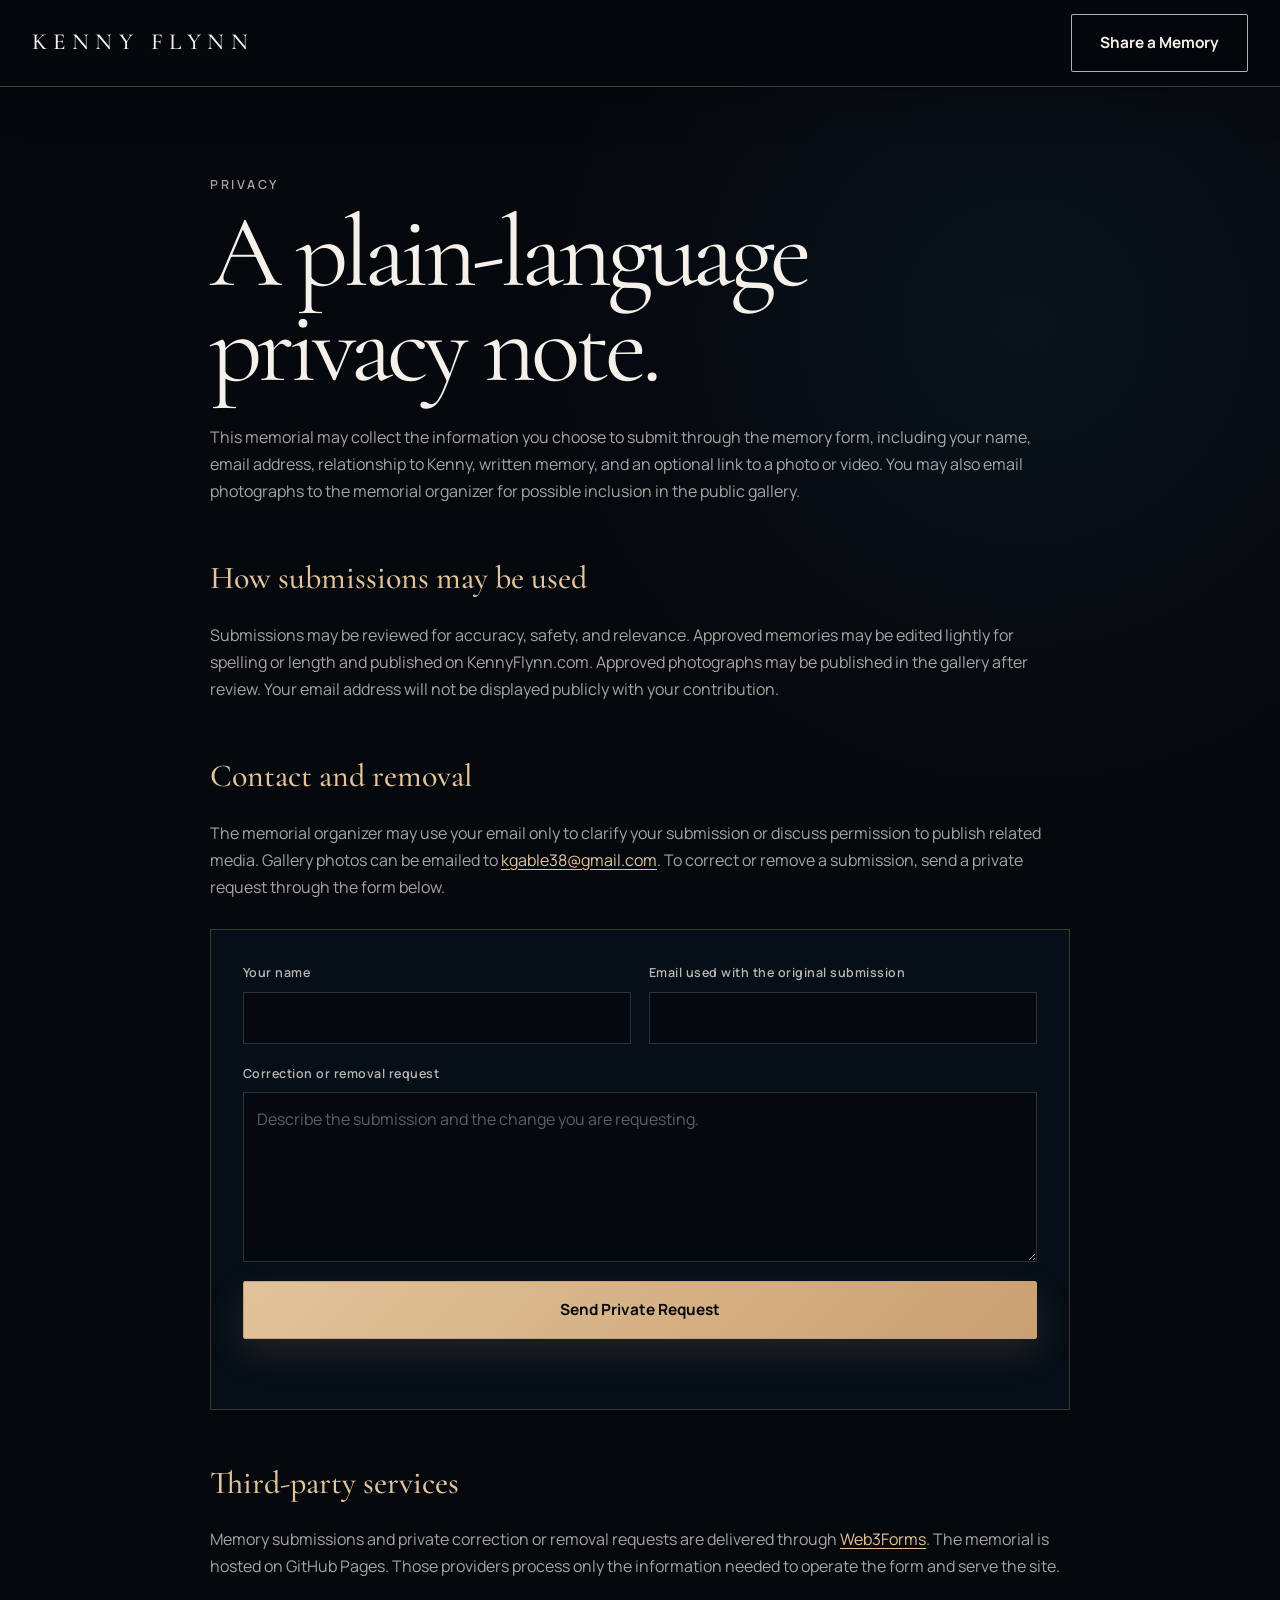
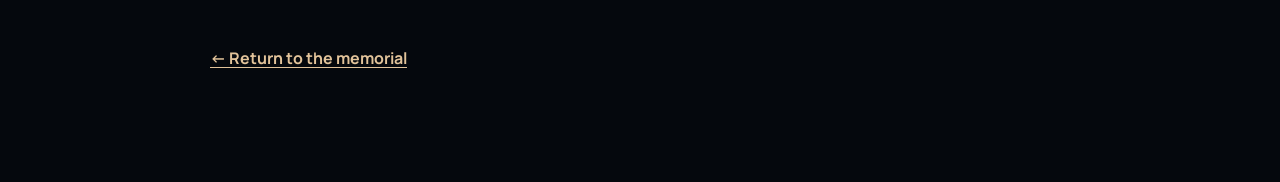
<file: privacy.html>
<!doctype html>
<html lang="en">
<head>
  <meta charset="utf-8">
  <meta name="viewport" content="width=device-width, initial-scale=1">
  <title>Privacy Note | Kenny Flynn Memorial</title>
  <meta name="description" content="Plain-language privacy information for memory submissions to the Kenny Flynn memorial.">
  <meta name="theme-color" content="#071522">
  <link rel="icon" href="assets/favicon.svg" type="image/svg+xml">
  <link rel="preconnect" href="https://fonts.googleapis.com">
  <link rel="preconnect" href="https://fonts.gstatic.com" crossorigin>
  <link href="https://fonts.googleapis.com/css2?family=Cormorant+Garamond:wght@400;500;600&family=Manrope:wght@400;500;600;700&display=swap" rel="stylesheet">
  <link rel="stylesheet" href="styles.css">
</head>
<body>
  <header class="site-header is-scrolled">
    <div class="header-inner">
      <a class="wordmark" href="index.html" aria-label="Return to Kenny Flynn memorial home"><span>Kenny Flynn</span></a>
      <a class="button button-secondary" href="index.html#memories">Share a Memory</a>
    </div>
  </header>

  <main class="legal-page">
    <article class="legal-shell">
      <p class="section-number">Privacy</p>
      <h1>A plain-language privacy note.</h1>
      <p>This memorial may collect the information you choose to submit through the memory form, including your name, email address, relationship to Kenny, written memory, and an optional link to a photo or video. You may also email photographs to the memorial organizer for possible inclusion in the public gallery.</p>

      <h2>How submissions may be used</h2>
      <p>Submissions may be reviewed for accuracy, safety, and relevance. Approved memories may be edited lightly for spelling or length and published on KennyFlynn.com. Approved photographs may be published in the gallery after review. Your email address will not be displayed publicly with your contribution.</p>

      <h2>Contact and removal</h2>
      <p>The memorial organizer may use your email only to clarify your submission or discuss permission to publish related media. Gallery photos can be emailed to <a data-gallery-email href="mailto:">the memorial organizer</a>. To correct or remove a submission, send a private request through the form below.</p>

      <form class="memory-form legal-request-form" id="privacy-form" name="kenny-flynn-privacy-requests" method="POST" action="https://api.web3forms.com/submit">
        <input type="hidden" name="subject" value="Kenny Flynn memorial privacy request">
        <input type="checkbox" name="botcheck" class="honeypot" tabindex="-1" autocomplete="off" aria-hidden="true">
        <p class="honeypot" aria-hidden="true">
          <label>Do not fill this out: <input name="bot-field" tabindex="-1" autocomplete="off"></label>
        </p>

        <div class="form-row">
          <label>
            <span>Your name</span>
            <input type="text" name="name" autocomplete="name" required>
          </label>
          <label>
            <span>Email used with the original submission</span>
            <input type="email" name="email" autocomplete="email" required>
          </label>
        </div>

        <label>
          <span>Correction or removal request</span>
          <textarea name="request" rows="5" minlength="10" required placeholder="Describe the submission and the change you are requesting."></textarea>
        </label>

        <button class="button button-primary form-submit" type="submit">Send Private Request</button>
        <p class="form-status" id="privacy-form-status" role="status" aria-live="polite"></p>
      </form>

      <h2>Third-party services</h2>
      <p>Memory submissions and private correction or removal requests are delivered through <a href="https://web3forms.com" target="_blank" rel="noopener noreferrer">Web3Forms</a>. The memorial is hosted on GitHub Pages. Those providers process only the information needed to operate the form and serve the site.</p>
      <a class="legal-back" href="index.html">← Return to the memorial</a>
    </article>
  </main>

  <script src="content.js"></script>
  <script src="script.js"></script>
</body>
</html>
</file>
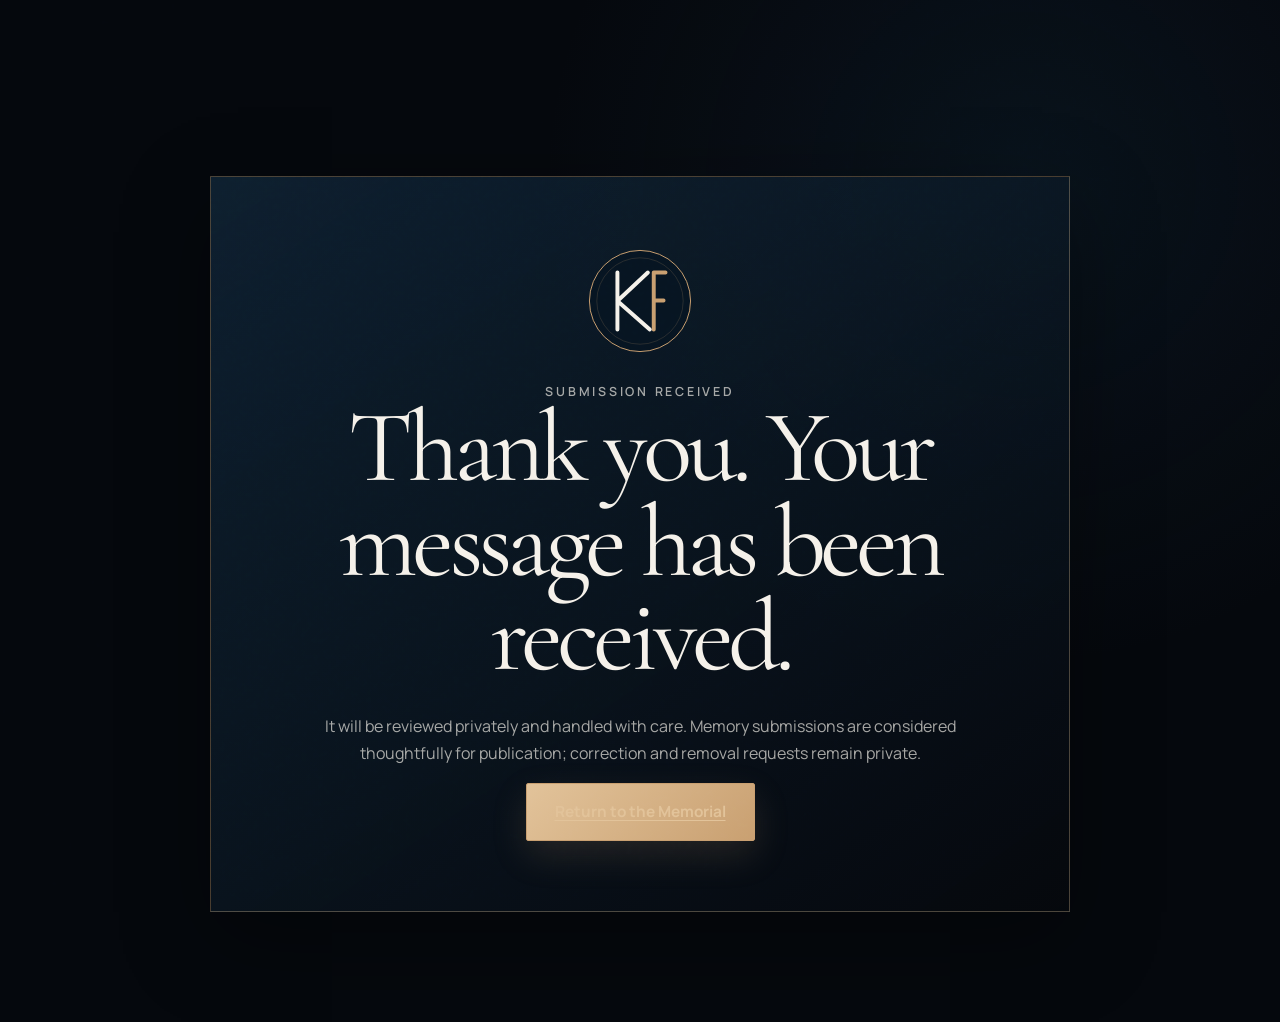
<file: thank-you.html>
<!doctype html>
<html lang="en">
<head>
  <meta charset="utf-8">
  <meta name="viewport" content="width=device-width, initial-scale=1">
  <title>Thank You | Kenny Flynn Memorial</title>
  <meta name="theme-color" content="#071522">
  <link rel="icon" href="assets/favicon.svg" type="image/svg+xml">
  <link rel="preconnect" href="https://fonts.googleapis.com">
  <link rel="preconnect" href="https://fonts.gstatic.com" crossorigin>
  <link href="https://fonts.googleapis.com/css2?family=Cormorant+Garamond:wght@400;500;600&family=Manrope:wght@400;500;600;700&display=swap" rel="stylesheet">
  <link rel="stylesheet" href="styles.css">
</head>
<body>
  <main class="legal-page">
    <div class="legal-shell">
      <section class="thank-you-card">
        <img src="assets/monogram.svg" alt="" width="108" height="108">
        <p class="section-number">Submission received</p>
        <h1>Thank you. Your message has been received.</h1>
        <p>It will be reviewed privately and handled with care. Memory submissions are considered thoughtfully for publication; correction and removal requests remain private.</p>
        <a class="button button-primary" href="index.html">Return to the Memorial</a>
      </section>
    </div>
  </main>
</body>
</html>
</file>
<file: styles.css>
:root {
  --ink: #05080d;
  --ink-2: #080e16;
  --navy: #071522;
  --navy-2: #0b1d2d;
  --blue: #19344d;
  --blue-soft: #2c4b64;
  --slate: #7e8790;
  --slate-light: #b8bec5;
  --ivory: #f5f1ea;
  --white: #ffffff;
  --sand: #c9a071;
  --sand-light: #e2c39a;
  --sand-pale: #ead9c2;
  --line: rgba(201, 160, 113, 0.34);
  --line-light: rgba(245, 241, 234, 0.16);
  --shadow: 0 28px 80px rgba(0, 0, 0, 0.34);
  --font-display: "Cormorant Garamond", "Iowan Old Style", Baskerville, Georgia, serif;
  --font-sans: "Manrope", "Avenir Next", Avenir, "Helvetica Neue", Arial, sans-serif;
  --header-height: 86px;
  --shell: min(1240px, calc(100vw - 64px));
  --ease: cubic-bezier(0.2, 0.75, 0.25, 1);
}

* {
  box-sizing: border-box;
}

html {
  scroll-behavior: smooth;
  scroll-padding-top: calc(var(--header-height) + 20px);
  background: var(--ink);
}

body {
  margin: 0;
  min-width: 320px;
  overflow-x: hidden;
  background:
    radial-gradient(circle at 75% 8%, rgba(37, 75, 104, 0.13), transparent 34rem),
    var(--ink);
  color: var(--ivory);
  font-family: var(--font-sans);
  font-size: 16px;
  line-height: 1.7;
  text-rendering: optimizeLegibility;
  -webkit-font-smoothing: antialiased;
}

body::before {
  position: fixed;
  inset: 0;
  z-index: 9999;
  pointer-events: none;
  content: "";
  opacity: 0.045;
  background-image: url("data:image/svg+xml,%3Csvg viewBox='0 0 180 180' xmlns='http://www.w3.org/2000/svg'%3E%3Cfilter id='n'%3E%3CfeTurbulence type='fractalNoise' baseFrequency='.92' numOctaves='3' stitchTiles='stitch'/%3E%3C/filter%3E%3Crect width='100%25' height='100%25' filter='url(%23n)' opacity='.7'/%3E%3C/svg%3E");
  mix-blend-mode: soft-light;
}

::selection {
  background: var(--sand);
  color: var(--ink);
}

img,
picture,
svg {
  display: block;
  max-width: 100%;
}

button,
input,
textarea {
  font: inherit;
}

button,
a {
  -webkit-tap-highlight-color: transparent;
}

a {
  color: inherit;
  text-decoration: none;
}

button {
  color: inherit;
}

.skip-link {
  position: fixed;
  top: 14px;
  left: 14px;
  z-index: 10000;
  padding: 10px 14px;
  border: 1px solid var(--sand);
  background: var(--ivory);
  color: var(--ink);
  transform: translateY(-160%);
  transition: transform 180ms ease;
}

.skip-link:focus {
  transform: translateY(0);
}

.site-header {
  position: fixed;
  inset: 0 0 auto;
  z-index: 1000;
  min-height: var(--header-height);
  border-bottom: 1px solid var(--line);
  background: linear-gradient(180deg, rgba(5, 8, 13, 0.96), rgba(5, 8, 13, 0.78));
  backdrop-filter: blur(18px);
  -webkit-backdrop-filter: blur(18px);
  transition: background 300ms ease, box-shadow 300ms ease;
}

.site-header.is-scrolled {
  background: rgba(5, 8, 13, 0.94);
  box-shadow: 0 14px 44px rgba(0, 0, 0, 0.24);
}

.header-inner {
  width: var(--shell);
  min-height: var(--header-height);
  margin: 0 auto;
  display: flex;
  align-items: center;
  justify-content: space-between;
  gap: 32px;
}

.wordmark {
  display: inline-flex;
  align-items: center;
  min-height: 44px;
  font-family: var(--font-display);
  font-size: clamp(1.25rem, 1.8vw, 1.8rem);
  font-weight: 500;
  letter-spacing: 0.28em;
  line-height: 1;
  text-transform: uppercase;
}

.wordmark span {
  white-space: nowrap;
}

.primary-nav {
  display: flex;
  align-items: center;
  gap: clamp(16px, 2.4vw, 42px);
}

.primary-nav a {
  position: relative;
  padding: 12px 0;
  color: rgba(245, 241, 234, 0.78);
  font-size: 0.92rem;
  font-weight: 500;
  letter-spacing: -0.01em;
  white-space: nowrap;
  transition: color 180ms ease;
}

.primary-nav a::after {
  position: absolute;
  right: 0;
  bottom: 3px;
  left: 0;
  height: 1px;
  background: var(--sand);
  content: "";
  transform: scaleX(0);
  transform-origin: right;
  transition: transform 260ms var(--ease);
}

.primary-nav a:hover,
.primary-nav a:focus-visible,
.primary-nav a.is-active {
  color: var(--ivory);
}

.primary-nav a:hover::after,
.primary-nav a:focus-visible::after,
.primary-nav a.is-active::after {
  transform: scaleX(1);
  transform-origin: left;
}

.menu-toggle {
  display: none;
  width: 46px;
  height: 46px;
  padding: 0;
  border: 1px solid rgba(245, 241, 234, 0.22);
  border-radius: 50%;
  background: transparent;
  cursor: pointer;
}

.menu-toggle span {
  position: absolute;
  left: 13px;
  width: 18px;
  height: 1px;
  background: var(--ivory);
  transition: transform 240ms var(--ease), top 240ms var(--ease);
}

.menu-toggle span:first-child {
  top: 18px;
}

.menu-toggle span:last-child {
  top: 26px;
}

.menu-toggle[aria-expanded="true"] span:first-child {
  top: 22px;
  transform: rotate(45deg);
}

.menu-toggle[aria-expanded="true"] span:last-child {
  top: 22px;
  transform: rotate(-45deg);
}

.hero {
  position: relative;
  min-height: clamp(780px, 100svh, 980px);
  overflow: hidden;
  isolation: isolate;
  background:
    linear-gradient(90deg, rgba(5, 8, 13, 1) 0%, rgba(5, 11, 18, 0.98) 37%, rgba(7, 21, 34, 0.67) 67%, rgba(7, 21, 34, 0.08) 100%),
    var(--navy);
}

.hero::before {
  position: absolute;
  inset: var(--header-height) 0 0;
  z-index: -1;
  content: "";
  background:
    radial-gradient(circle at 83% 65%, rgba(201, 160, 113, 0.17), transparent 26rem),
    radial-gradient(circle at 68% 22%, rgba(37, 76, 107, 0.23), transparent 31rem);
}

.hero::after {
  position: absolute;
  inset: auto 0 0;
  z-index: 4;
  height: 150px;
  pointer-events: none;
  content: "";
  background: linear-gradient(180deg, transparent, rgba(5, 8, 13, 0.98));
}

.hero-atmosphere {
  position: absolute;
  inset: 0;
  z-index: 1;
  pointer-events: none;
}

.hero-atmosphere::before,
.hero-atmosphere::after {
  position: absolute;
  border-radius: 50%;
  content: "";
  filter: blur(2px);
}

.hero-atmosphere::before {
  right: 5%;
  bottom: 12%;
  width: 10px;
  height: 10px;
  background: #c88b4d;
  box-shadow:
    -88px -14px 0 2px rgba(210, 144, 73, 0.62),
    -176px 20px 0 1px rgba(219, 167, 103, 0.5),
    74px -48px 0 1px rgba(63, 117, 173, 0.74),
    150px -20px 0 2px rgba(210, 144, 73, 0.7),
    198px -109px 0 1px rgba(233, 179, 99, 0.53),
    -260px -96px 0 1px rgba(77, 137, 197, 0.5);
  opacity: 0.65;
}

.hero-atmosphere::after {
  top: 18%;
  right: 16%;
  width: 240px;
  height: 240px;
  border: 1px solid rgba(201, 160, 113, 0.12);
  opacity: 0.4;
}

.hero-portrait {
  position: absolute;
  top: var(--header-height);
  right: 0;
  bottom: 0;
  z-index: 0;
  width: min(52vw, 760px);
  margin: 0;
  overflow: hidden;
}

.hero-portrait::before {
  position: absolute;
  inset: 0;
  z-index: 2;
  content: "";
  background:
    linear-gradient(90deg, var(--ink) 0%, rgba(5, 8, 13, 0.8) 9%, rgba(5, 8, 13, 0.16) 31%, transparent 51%),
    linear-gradient(180deg, rgba(5, 8, 13, 0.12), transparent 35%, rgba(5, 8, 13, 0.06) 68%, rgba(5, 8, 13, 0.72) 100%);
}

.hero-portrait img {
  width: 100%;
  height: 100%;
  object-fit: cover;
  object-position: center top;
  filter: saturate(0.86) contrast(1.03);
}

.hero-shell {
  position: relative;
  z-index: 3;
  width: var(--shell);
  min-height: clamp(780px, 100svh, 980px);
  margin: 0 auto;
  display: flex;
  align-items: center;
  padding-top: var(--header-height);
}

.hero-content {
  width: min(59%, 760px);
  padding: 78px 0 100px;
}

.eyebrow,
.section-number,
.form-kicker,
.story-card-kicker,
.event-label,
.candle-kicker {
  margin: 0;
  color: var(--sand);
  font-size: 0.78rem;
  font-weight: 600;
  letter-spacing: 0.22em;
  line-height: 1.4;
  text-transform: uppercase;
}

.eyebrow {
  display: inline-flex;
  flex-direction: column;
  gap: 16px;
  margin-bottom: 24px;
  font-size: clamp(0.76rem, 1.2vw, 1rem);
}

.eyebrow::after {
  width: 78px;
  height: 2px;
  background: var(--sand);
  content: "";
}

.hero h1 {
  max-width: 760px;
  margin: 0;
  color: var(--ivory);
  font-family: var(--font-display);
  font-size: clamp(5.8rem, 9.5vw, 9.45rem);
  font-weight: 400;
  letter-spacing: -0.055em;
  line-height: 0.78;
  text-wrap: balance;
}

.hero-kicker {
  margin: 30px 0 0;
  color: var(--sand-light);
  font-family: var(--font-display);
  font-size: clamp(2rem, 3.3vw, 3.3rem);
  font-weight: 400;
  letter-spacing: -0.025em;
  line-height: 1.04;
}

.hero-summary {
  margin: 28px 0 0;
  color: rgba(245, 241, 234, 0.78);
  font-size: clamp(1rem, 1.4vw, 1.2rem);
  line-height: 1.75;
}

.hero-actions {
  display: flex;
  flex-wrap: wrap;
  gap: 16px;
  margin-top: 38px;
}

.hero-audio {
  position: relative;
  display: flex;
  align-items: center;
  gap: 16px;
  width: fit-content;
  max-width: min(100%, 420px);
  margin-top: 28px;
}

.hero-audio-toggle {
  flex: 0 0 auto;
  width: 48px;
  height: 48px;
  padding: 0;
  border: 1px solid rgba(201, 160, 113, 0.55);
  border-radius: 50%;
  background: rgba(5, 8, 13, 0.42);
  cursor: pointer;
  transition: border-color 180ms ease, background 180ms ease, transform 180ms var(--ease);
}

.hero-audio-toggle:hover,
.hero-audio-toggle:focus-visible {
  border-color: var(--sand-light);
  background: rgba(201, 160, 113, 0.14);
  transform: translateY(-1px);
}

.hero-audio-icon {
  display: block;
  width: 100%;
  height: 100%;
  background: var(--sand-light);
  clip-path: polygon(36% 28%, 74% 50%, 36% 72%);
}

.hero-audio-toggle.is-playing .hero-audio-icon {
  clip-path: none;
  width: 12px;
  height: 14px;
  margin: 17px auto 0;
  background:
    linear-gradient(var(--sand-light), var(--sand-light)) 0 0 / 4px 100% no-repeat,
    linear-gradient(var(--sand-light), var(--sand-light)) 8px 0 / 4px 100% no-repeat;
}

.hero-audio-copy {
  min-width: 0;
}

.hero-audio-kicker {
  margin: 0 0 4px;
  color: var(--sand);
  font-size: 0.68rem;
  font-weight: 700;
  letter-spacing: 0.18em;
  text-transform: uppercase;
}

.hero-audio-title {
  margin: 0;
  color: var(--ivory);
  font-family: var(--font-display);
  font-size: 1.35rem;
  font-weight: 500;
  letter-spacing: -0.02em;
  line-height: 1.15;
}

.hero-audio-artist {
  margin: 4px 0 0;
  color: rgba(245, 241, 234, 0.58);
  font-size: 0.82rem;
}

.hero-audio-engine {
  position: absolute;
  width: 1px;
  height: 1px;
  overflow: hidden;
  clip: rect(0 0 0 0);
  clip-path: inset(50%);
  white-space: nowrap;
}

.button {
  position: relative;
  display: inline-flex;
  min-height: 58px;
  align-items: center;
  justify-content: center;
  gap: 10px;
  padding: 15px 28px;
  border: 1px solid transparent;
  border-radius: 2px;
  font-size: 0.96rem;
  font-weight: 700;
  line-height: 1.2;
  cursor: pointer;
  transition:
    transform 180ms var(--ease),
    background 180ms ease,
    color 180ms ease,
    border-color 180ms ease,
    box-shadow 180ms ease;
}

.button:hover,
.button:focus-visible {
  transform: translateY(-2px);
}

.button:focus-visible,
.text-link:focus-visible,
.share-button:focus-visible,
.hero-audio-toggle:focus-visible,
.primary-nav a:focus-visible,
.wordmark:focus-visible,
.event-map-link:focus-visible,
.footer-nav a:focus-visible {
  outline: 2px solid var(--sand-light);
  outline-offset: 4px;
}

.button-primary {
  border-color: var(--sand);
  background: linear-gradient(135deg, var(--sand-light), var(--sand));
  color: var(--ink);
  box-shadow: 0 14px 36px rgba(201, 160, 113, 0.15);
}

.button-primary:hover,
.button-primary:focus-visible {
  background: var(--sand-pale);
  box-shadow: 0 20px 42px rgba(201, 160, 113, 0.22);
}

.button-secondary {
  border-color: rgba(245, 241, 234, 0.72);
  background: rgba(5, 8, 13, 0.34);
  color: var(--ivory);
}

.button-secondary:hover,
.button-secondary:focus-visible {
  border-color: var(--sand-light);
  background: rgba(201, 160, 113, 0.11);
}

.hero-event-teaser {
  width: fit-content;
  margin-top: 44px;
  display: grid;
  grid-template-columns: auto auto auto;
  align-items: center;
  gap: 14px;
  color: rgba(245, 241, 234, 0.74);
  font-size: 0.78rem;
  letter-spacing: 0.12em;
  text-transform: uppercase;
}

.hero-event-label {
  color: var(--sand-light);
}

.hero-event-date {
  padding-left: 14px;
  border-left: 1px solid var(--line);
}

.hero-event-arrow {
  font-size: 1.15rem;
  transition: transform 180ms ease;
}

.hero-event-teaser:hover .hero-event-arrow,
.hero-event-teaser:focus-visible .hero-event-arrow {
  transform: translate(3px, 3px);
}

.scroll-cue {
  position: absolute;
  right: 42px;
  bottom: 28px;
  z-index: 6;
  display: flex;
  align-items: center;
  gap: 14px;
  color: rgba(245, 241, 234, 0.52);
  font-size: 0.68rem;
  font-weight: 600;
  letter-spacing: 0.2em;
  text-transform: uppercase;
  transform: rotate(90deg);
  transform-origin: right center;
}

.scroll-line {
  width: 64px;
  height: 1px;
  background: linear-gradient(90deg, var(--sand), transparent);
}

.section {
  position: relative;
  padding: 144px 0;
}

.section-shell {
  width: var(--shell);
  margin: 0 auto;
}

.section-heading {
  max-width: 960px;
  margin-bottom: 70px;
}

.section-heading h2,
.memories-intro h2,
.celebration-heading h2 {
  margin: 17px 0 0;
  color: var(--ivory);
  font-family: var(--font-display);
  font-size: clamp(3.6rem, 6vw, 6.3rem);
  font-weight: 400;
  letter-spacing: -0.045em;
  line-height: 0.95;
  text-wrap: balance;
}

.section-heading-split {
  max-width: none;
  display: grid;
  grid-template-columns: minmax(0, 1.6fr) minmax(280px, 0.65fr);
  align-items: end;
  gap: 80px;
}

.section-deck {
  margin: 0 0 8px;
  color: rgba(245, 241, 234, 0.62);
  font-size: 1.05rem;
  line-height: 1.75;
}

.story-section {
  overflow: hidden;
  background:
    radial-gradient(circle at 87% 27%, rgba(29, 65, 93, 0.23), transparent 33rem),
    var(--ink);
}

.story-section::before {
  position: absolute;
  top: 82px;
  right: -110px;
  width: 480px;
  height: 480px;
  border: 1px solid rgba(201, 160, 113, 0.12);
  border-radius: 50%;
  content: "";
}

.story-grid {
  display: grid;
  grid-template-columns: minmax(0, 1.2fr) minmax(340px, 0.75fr);
  gap: clamp(70px, 10vw, 140px);
  align-items: start;
}

.story-copy {
  max-width: 740px;
}

.story-copy p {
  margin: 0 0 28px;
  color: rgba(245, 241, 234, 0.68);
  font-size: 1.07rem;
  line-height: 1.95;
}

.story-copy .lead {
  margin-bottom: 34px;
  color: var(--ivory);
  font-family: var(--font-display);
  font-size: clamp(2.1rem, 3.4vw, 3.4rem);
  line-height: 1.08;
}

.story-card {
  position: relative;
  padding: 42px 42px 36px;
  border: 1px solid var(--line);
  background:
    linear-gradient(145deg, rgba(23, 51, 75, 0.4), rgba(5, 8, 13, 0.78)),
    var(--navy);
  box-shadow: var(--shadow);
}

.story-card::before {
  position: absolute;
  inset: 12px;
  border: 1px solid rgba(245, 241, 234, 0.06);
  pointer-events: none;
  content: "";
}

.story-facts {
  margin: 28px 0 40px;
  padding: 0;
  list-style: none;
}

.story-facts li {
  display: grid;
  grid-template-columns: 42px 1fr;
  align-items: center;
  gap: 16px;
  padding: 19px 0;
  border-bottom: 1px solid rgba(245, 241, 234, 0.1);
  color: var(--ivory);
  font-family: var(--font-display);
  font-size: 1.45rem;
  line-height: 1.2;
}

.story-facts li span {
  color: var(--sand);
  font-family: var(--font-sans);
  font-size: 0.68rem;
  font-weight: 700;
  letter-spacing: 0.13em;
}

.story-signoff {
  margin: 0;
  color: rgba(226, 195, 154, 0.75);
  font-family: var(--font-display);
  font-size: 1.55rem;
  font-style: italic;
  text-align: right;
}

.statement-section {
  position: relative;
  min-height: 470px;
  overflow: hidden;
  display: flex;
  align-items: center;
  border-top: 1px solid rgba(201, 160, 113, 0.16);
  border-bottom: 1px solid rgba(201, 160, 113, 0.16);
  background:
    linear-gradient(115deg, rgba(5, 8, 13, 0.94), rgba(9, 28, 44, 0.82)),
    var(--navy);
}

.statement-section::before {
  position: absolute;
  inset: 0;
  content: "";
  background:
    radial-gradient(circle at 80% 50%, rgba(201, 160, 113, 0.15), transparent 18rem),
    repeating-linear-gradient(90deg, transparent 0, transparent 86px, rgba(245, 241, 234, 0.022) 87px);
}

.statement-glow {
  position: absolute;
  top: 50%;
  right: 10%;
  width: 180px;
  height: 180px;
  border-radius: 50%;
  background: rgba(201, 160, 113, 0.1);
  filter: blur(36px);
  transform: translateY(-50%);
}

.statement {
  position: relative;
  margin: 0;
  color: rgba(245, 241, 234, 0.52);
  font-family: var(--font-display);
  font-size: clamp(4rem, 7.8vw, 8.2rem);
  font-weight: 400;
  letter-spacing: -0.055em;
  line-height: 0.86;
}

.statement span {
  color: var(--ivory);
}

.legacy-section {
  background:
    radial-gradient(circle at 8% 88%, rgba(201, 160, 113, 0.08), transparent 28rem),
    var(--navy-2);
}

.legacy-grid {
  display: grid;
  grid-template-columns: repeat(3, minmax(0, 1fr));
  gap: 20px;
}

.legacy-card {
  position: relative;
  min-height: 390px;
  padding: 42px 34px 38px;
  overflow: hidden;
  border: 1px solid rgba(245, 241, 234, 0.12);
  background: linear-gradient(145deg, rgba(5, 8, 13, 0.68), rgba(15, 40, 61, 0.44));
  transition: transform 280ms var(--ease), border-color 280ms ease, background 280ms ease;
}

.legacy-card::after {
  position: absolute;
  right: -60px;
  bottom: -70px;
  width: 180px;
  height: 180px;
  border: 1px solid rgba(201, 160, 113, 0.16);
  border-radius: 50%;
  content: "";
  transition: transform 420ms var(--ease);
}

.legacy-card:hover {
  border-color: rgba(201, 160, 113, 0.48);
  background: linear-gradient(145deg, rgba(5, 8, 13, 0.76), rgba(22, 53, 79, 0.55));
  transform: translateY(-8px);
}

.legacy-card:hover::after {
  transform: scale(1.22);
}

.legacy-index {
  color: var(--sand);
  font-size: 0.72rem;
  font-weight: 700;
  letter-spacing: 0.17em;
}

.legacy-card h3 {
  margin: 98px 0 22px;
  color: var(--ivory);
  font-family: var(--font-display);
  font-size: clamp(2.6rem, 3.7vw, 4.2rem);
  font-weight: 400;
  letter-spacing: -0.035em;
  line-height: 1;
}

.legacy-card p {
  margin: 0;
  color: rgba(245, 241, 234, 0.62);
  line-height: 1.85;
}

.legacy-cta {
  margin-top: 46px;
  display: flex;
  align-items: center;
  justify-content: space-between;
  gap: 30px;
  padding-top: 30px;
  border-top: 1px solid rgba(245, 241, 234, 0.13);
}

.legacy-cta p {
  margin: 0;
  color: rgba(245, 241, 234, 0.55);
}

.text-link {
  display: inline-flex;
  align-items: center;
  gap: 9px;
  padding: 8px 0;
  color: var(--sand-light);
  font-weight: 700;
}

.text-link span {
  transition: transform 180ms ease;
}

.text-link:hover span {
  transform: translate(3px, -3px);
}

.memories-section {
  overflow: hidden;
  background:
    radial-gradient(circle at 8% 18%, rgba(54, 92, 120, 0.19), transparent 28rem),
    var(--ink);
}

.memories-grid {
  display: grid;
  grid-template-columns: minmax(0, 0.85fr) minmax(520px, 1.15fr);
  gap: clamp(60px, 9vw, 120px);
  align-items: start;
}

.memories-intro {
  position: sticky;
  top: calc(var(--header-height) + 42px);
}

.memories-intro h2 {
  margin-top: 18px;
}

.memories-intro > p:not(.section-number) {
  max-width: 560px;
  margin: 28px 0 0;
  color: rgba(245, 241, 234, 0.64);
  font-size: 1.04rem;
  line-height: 1.85;
}

.memory-prompts {
  margin-top: 34px;
  display: flex;
  flex-wrap: wrap;
  gap: 10px;
}

.memory-prompts span {
  padding: 9px 13px;
  border: 1px solid rgba(201, 160, 113, 0.25);
  border-radius: 999px;
  color: rgba(245, 241, 234, 0.66);
  font-size: 0.77rem;
}

.archive-note {
  position: relative;
  margin-top: 58px;
  padding: 29px 26px 24px 58px;
  border-top: 1px solid var(--line);
  border-bottom: 1px solid var(--line);
}

.archive-mark {
  position: absolute;
  top: 9px;
  left: 0;
  color: var(--sand);
  font-family: var(--font-display);
  font-size: 5.5rem;
  line-height: 1;
  opacity: 0.65;
}

.archive-note p {
  margin: 0;
  color: var(--sand-pale);
  font-family: var(--font-display);
  font-size: 1.48rem;
  line-height: 1.28;
}

.memory-form-card {
  padding: clamp(30px, 4vw, 54px);
  border: 1px solid rgba(201, 160, 113, 0.3);
  background:
    linear-gradient(145deg, rgba(17, 42, 62, 0.62), rgba(5, 8, 13, 0.86)),
    var(--navy);
  box-shadow: var(--shadow);
}

.form-heading {
  padding-bottom: 30px;
  border-bottom: 1px solid rgba(245, 241, 234, 0.11);
}

.form-heading h3 {
  margin: 8px 0 5px;
  color: var(--ivory);
  font-family: var(--font-display);
  font-size: clamp(2.6rem, 4vw, 4rem);
  font-weight: 400;
  letter-spacing: -0.04em;
  line-height: 1;
}

.form-heading > p:last-child {
  margin: 0;
  color: rgba(245, 241, 234, 0.55);
  font-size: 0.88rem;
}

.memory-form {
  margin-top: 30px;
}

.form-row {
  display: grid;
  grid-template-columns: repeat(2, minmax(0, 1fr));
  gap: 18px;
}

.memory-form label:not(.consent-row) {
  display: grid;
  gap: 8px;
  margin-bottom: 19px;
}

.memory-form label > span {
  color: rgba(245, 241, 234, 0.74);
  font-size: 0.78rem;
  font-weight: 600;
  letter-spacing: 0.04em;
}

.memory-form input,
.memory-form textarea {
  width: 100%;
  border: 1px solid rgba(245, 241, 234, 0.18);
  border-radius: 0;
  outline: none;
  background: rgba(3, 7, 11, 0.56);
  color: var(--ivory);
  transition: border-color 180ms ease, box-shadow 180ms ease, background 180ms ease;
}

.memory-form input {
  min-height: 52px;
  padding: 11px 13px;
}

.memory-form textarea {
  min-height: 170px;
  padding: 13px;
  resize: vertical;
}

.memory-form input::placeholder,
.memory-form textarea::placeholder {
  color: rgba(184, 190, 197, 0.48);
}

.memory-form input:focus,
.memory-form textarea:focus {
  border-color: var(--sand);
  background: rgba(3, 7, 11, 0.76);
  box-shadow: 0 0 0 3px rgba(201, 160, 113, 0.1);
}

.consent-row {
  display: grid;
  grid-template-columns: auto 1fr;
  gap: 12px;
  align-items: start;
  margin: 6px 0 24px;
  color: rgba(245, 241, 234, 0.58);
  cursor: pointer;
}

.consent-row input {
  width: 18px;
  height: 18px;
  margin: 4px 0 0;
  accent-color: var(--sand);
}

.consent-row span {
  font-size: 0.78rem;
  line-height: 1.55;
}

.form-submit {
  width: 100%;
}

.form-status {
  min-height: 24px;
  margin: 14px 0 0;
  color: var(--sand-light);
  font-size: 0.82rem;
  line-height: 1.5;
}

.form-privacy {
  margin: 9px 0 0;
  color: rgba(245, 241, 234, 0.42);
  font-size: 0.72rem;
  line-height: 1.6;
  text-align: center;
}

.form-privacy a {
  color: var(--sand-light);
  text-decoration: underline;
  text-underline-offset: 3px;
}

.form-media-hint {
  margin: -6px 0 0;
  color: rgba(245, 241, 234, 0.48);
  font-size: 0.86rem;
  line-height: 1.55;
}

.form-media-hint a {
  color: var(--sand-light);
  text-decoration: underline;
  text-underline-offset: 3px;
}

.honeypot {
  position: absolute !important;
  width: 1px !important;
  height: 1px !important;
  overflow: hidden !important;
  clip: rect(1px, 1px, 1px, 1px) !important;
  white-space: nowrap !important;
}

.gallery-section {
  background:
    radial-gradient(circle at 88% 12%, rgba(54, 92, 120, 0.18), transparent 30rem),
    radial-gradient(circle at 10% 90%, rgba(201, 160, 113, 0.07), transparent 24rem),
    var(--navy);
}

.gallery-contribute {
  max-width: 720px;
  margin: 0 0 42px;
  color: rgba(245, 241, 234, 0.62);
  font-size: 1.02rem;
  line-height: 1.75;
}

.gallery-contribute a {
  color: var(--sand-light);
  text-decoration: underline;
  text-underline-offset: 3px;
}

.gallery-empty {
  display: grid;
  gap: 18px;
  justify-items: start;
  max-width: 640px;
  padding: 42px 36px;
  border: 1px solid rgba(245, 241, 234, 0.12);
  background: linear-gradient(145deg, rgba(5, 8, 13, 0.55), rgba(15, 40, 61, 0.4));
}

.gallery-empty[hidden] {
  display: none;
}

.gallery-empty-kicker {
  margin: 0;
  color: var(--sand);
  font-size: 0.72rem;
  font-weight: 700;
  letter-spacing: 0.17em;
  text-transform: uppercase;
}

.gallery-empty p {
  margin: 0;
  color: rgba(245, 241, 234, 0.62);
  line-height: 1.75;
}

.gallery-empty a:not(.button) {
  color: var(--sand-light);
  text-decoration: underline;
  text-underline-offset: 3px;
}

.gallery-grid {
  display: grid;
  grid-template-columns: repeat(3, minmax(0, 1fr));
  gap: 18px;
}

.gallery-item {
  position: relative;
  display: block;
  overflow: hidden;
  aspect-ratio: 4 / 5;
  border: 1px solid rgba(245, 241, 234, 0.1);
  background: rgba(5, 8, 13, 0.55);
  padding: 0;
  cursor: zoom-in;
  color: inherit;
  text-align: left;
  transition: border-color 280ms ease, transform 280ms var(--ease);
}

.gallery-item:hover,
.gallery-item:focus-visible {
  border-color: rgba(201, 160, 113, 0.55);
  transform: translateY(-4px);
  outline: none;
}

.gallery-item img {
  width: 100%;
  height: 100%;
  object-fit: cover;
  transition: transform 520ms var(--ease);
}

.gallery-item:hover img,
.gallery-item:focus-visible img {
  transform: scale(1.04);
}

.gallery-item-meta {
  position: absolute;
  inset: auto 0 0;
  padding: 28px 18px 16px;
  background: linear-gradient(180deg, transparent, rgba(5, 8, 13, 0.88));
}

.gallery-item-meta p {
  margin: 0;
  color: rgba(245, 241, 234, 0.86);
  font-size: 0.92rem;
  line-height: 1.4;
}

.gallery-item-meta small {
  display: block;
  margin-top: 6px;
  color: rgba(226, 195, 154, 0.78);
  font-size: 0.72rem;
  letter-spacing: 0.04em;
}

.gallery-lightbox {
  width: min(1080px, calc(100vw - 32px));
  max-width: none;
  margin: auto;
  padding: 0;
  border: 1px solid rgba(201, 160, 113, 0.28);
  background: rgba(5, 8, 13, 0.96);
  color: var(--ivory);
  box-shadow: var(--shadow);
}

.gallery-lightbox::backdrop {
  background: rgba(5, 8, 13, 0.78);
}

.gallery-lightbox-shell {
  position: relative;
  display: grid;
  grid-template-columns: auto 1fr auto;
  align-items: center;
  gap: 8px;
  padding: 56px 18px 22px;
}

.gallery-lightbox-close {
  position: absolute;
  top: 14px;
  right: 16px;
  border: 0;
  background: transparent;
  color: var(--sand-light);
  font-size: 0.85rem;
  font-weight: 700;
  letter-spacing: 0.08em;
  text-transform: uppercase;
  cursor: pointer;
}

.gallery-lightbox-figure {
  margin: 0;
  min-width: 0;
}

.gallery-lightbox-figure img {
  width: 100%;
  max-height: min(72vh, 820px);
  object-fit: contain;
  background: rgba(0, 0, 0, 0.35);
}

.gallery-lightbox-figure figcaption {
  margin-top: 16px;
  text-align: center;
}

.gallery-lightbox-figure figcaption p {
  margin: 0;
  color: rgba(245, 241, 234, 0.78);
}

.gallery-lightbox-figure figcaption p + p {
  margin-top: 6px;
  color: rgba(226, 195, 154, 0.72);
  font-size: 0.85rem;
}

.gallery-lightbox-nav {
  width: 44px;
  height: 44px;
  border: 1px solid rgba(245, 241, 234, 0.18);
  background: rgba(7, 21, 34, 0.7);
  color: var(--ivory);
  font-size: 1.8rem;
  line-height: 1;
  cursor: pointer;
}

.gallery-lightbox-nav:hover,
.gallery-lightbox-nav:focus-visible {
  border-color: rgba(201, 160, 113, 0.55);
  color: var(--sand-light);
  outline: none;
}

.celebration-section {
  overflow: hidden;
  background:
    radial-gradient(circle at 100% 0%, rgba(201, 160, 113, 0.2), transparent 30rem),
    linear-gradient(135deg, #e8dfd3 0%, #f5f1ea 50%, #ddd0bf 100%);
  color: var(--ink);
}

.celebration-section::before {
  position: absolute;
  inset: 0;
  pointer-events: none;
  content: "";
  background: repeating-linear-gradient(90deg, transparent 0, transparent 119px, rgba(7, 21, 34, 0.035) 120px);
}

.celebration-heading {
  position: relative;
  max-width: 880px;
  margin-bottom: 58px;
}

.celebration-heading .section-number {
  color: #8a6339;
}

.celebration-heading h2 {
  color: var(--navy);
}

.celebration-heading > p:last-child {
  max-width: 640px;
  margin: 28px 0 0;
  color: rgba(5, 8, 13, 0.66);
  font-size: 1.05rem;
  line-height: 1.8;
}

.celebration-grid {
  position: relative;
  display: grid;
  grid-template-columns: minmax(0, 1.45fr) minmax(300px, 0.55fr);
  gap: 22px;
}

.event-card {
  display: grid;
  grid-template-columns: 180px 1fr;
  min-height: 500px;
  overflow: hidden;
  background:
    radial-gradient(circle at 0% 100%, rgba(201, 160, 113, 0.18), transparent 24rem),
    var(--navy);
  color: var(--ivory);
  box-shadow: var(--shadow);
}

.event-date-block {
  padding: 48px 28px;
  display: flex;
  flex-direction: column;
  align-items: center;
  border-right: 1px solid rgba(201, 160, 113, 0.26);
  background: rgba(5, 8, 13, 0.24);
  text-align: center;
}

.event-date-block span {
  color: var(--sand-light);
  font-size: 0.72rem;
  font-weight: 700;
  letter-spacing: 0.28em;
}

.event-date-block strong {
  margin-top: 58px;
  color: var(--ivory);
  font-family: var(--font-display);
  font-size: 7.5rem;
  font-weight: 400;
  letter-spacing: -0.08em;
  line-height: 0.72;
}

.event-date-block small {
  margin-top: 28px;
  color: rgba(245, 241, 234, 0.42);
  font-size: 0.72rem;
  letter-spacing: 0.2em;
}

.event-details {
  padding: clamp(38px, 5vw, 62px);
}

.event-details h3 {
  margin: 13px 0 34px;
  color: var(--ivory);
  font-family: var(--font-display);
  font-size: clamp(2.8rem, 4.8vw, 5rem);
  font-weight: 400;
  letter-spacing: -0.045em;
  line-height: 0.95;
}

.event-details dl {
  margin: 0;
  display: grid;
  gap: 22px;
}

.event-details dl > div {
  display: grid;
  grid-template-columns: 88px 1fr;
  gap: 22px;
  padding-top: 20px;
  border-top: 1px solid rgba(245, 241, 234, 0.12);
}

.event-details dt {
  color: var(--sand-light);
  font-size: 0.7rem;
  font-weight: 700;
  letter-spacing: 0.14em;
  text-transform: uppercase;
}

.event-details dd {
  margin: 0;
  color: rgba(245, 241, 234, 0.78);
  line-height: 1.65;
}

.event-actions {
  margin-top: 34px;
  display: flex;
  flex-wrap: wrap;
  align-items: center;
  gap: 12px;
}

.button-light {
  border-color: var(--sand-light);
  background: var(--sand-light);
  color: var(--ink);
}

.button-light:hover,
.button-light:focus-visible {
  background: var(--ivory);
}

.button-outline-light {
  border-color: rgba(245, 241, 234, 0.55);
  background: transparent;
  color: var(--ivory);
}

.button-outline-light:hover,
.button-outline-light:focus-visible {
  border-color: var(--sand-light);
  background: rgba(201, 160, 113, 0.1);
}

.event-map-link {
  margin-left: 4px;
  color: var(--sand-light);
  font-size: 0.82rem;
  font-weight: 700;
}

.event-fineprint {
  margin: 23px 0 0;
  color: rgba(245, 241, 234, 0.42);
  font-size: 0.72rem;
}

.candle-card {
  min-height: 500px;
  padding: 42px 34px 36px;
  display: flex;
  flex-direction: column;
  align-items: flex-start;
  border: 1px solid rgba(7, 21, 34, 0.18);
  background: rgba(245, 241, 234, 0.56);
  box-shadow: 0 24px 70px rgba(7, 21, 34, 0.12);
}

.candle-visual {
  position: relative;
  width: 100px;
  height: 160px;
  margin-bottom: 25px;
}

.candle-body {
  position: absolute;
  bottom: 0;
  left: 27px;
  width: 46px;
  height: 98px;
  border: 1px solid rgba(7, 21, 34, 0.18);
  border-radius: 8px 8px 2px 2px;
  background: linear-gradient(90deg, #d6c2aa, #fbf4e9 50%, #d3bda4);
  box-shadow: 0 12px 28px rgba(7, 21, 34, 0.1);
}

.candle-wick {
  position: absolute;
  bottom: 95px;
  left: 49px;
  z-index: 3;
  width: 2px;
  height: 15px;
  background: #2a2623;
}

.candle-flame {
  position: absolute;
  bottom: 107px;
  left: 39px;
  z-index: 4;
  width: 22px;
  height: 39px;
  border-radius: 50% 50% 50% 50% / 68% 68% 36% 36%;
  background: linear-gradient(180deg, #fff9cc 0%, #e4a54f 58%, #bf6b2a 100%);
  box-shadow: 0 0 17px rgba(213, 146, 68, 0.68);
  opacity: 0.24;
  transform: scale(0.82) rotate(2deg);
  transform-origin: center bottom;
  transition: opacity 300ms ease, transform 300ms var(--ease);
}

.candle-glow {
  position: absolute;
  bottom: 78px;
  left: 1px;
  width: 98px;
  height: 98px;
  border-radius: 50%;
  background: rgba(213, 146, 68, 0.18);
  filter: blur(22px);
  opacity: 0;
  transition: opacity 300ms ease;
}

.candle-card.is-lit .candle-flame {
  opacity: 1;
  transform: scale(1) rotate(-2deg);
  animation: flame-flicker 2.2s ease-in-out infinite alternate;
}

.candle-card.is-lit .candle-glow {
  opacity: 1;
}

@keyframes flame-flicker {
  0% { transform: scale(0.98, 1.03) rotate(-2deg); }
  45% { transform: scale(1.04, 0.96) rotate(2deg); }
  100% { transform: scale(0.95, 1.05) rotate(-1deg); }
}

.candle-card h3 {
  margin: 10px 0 12px;
  color: var(--navy);
  font-family: var(--font-display);
  font-size: clamp(2.5rem, 3.8vw, 3.8rem);
  font-weight: 500;
  letter-spacing: -0.04em;
  line-height: 0.98;
}

.candle-card > p:not(.candle-kicker):not(.candle-status) {
  margin: 0 0 26px;
  color: rgba(5, 8, 13, 0.62);
  line-height: 1.7;
}

.candle-card .candle-kicker {
  color: #8a6339;
}

.button-dark {
  margin-top: auto;
  border-color: var(--navy);
  background: var(--navy);
  color: var(--ivory);
}

.button-dark:hover,
.button-dark:focus-visible {
  background: var(--blue);
}

.button-dark[disabled] {
  cursor: default;
  opacity: 0.68;
  transform: none;
}

.candle-status {
  min-height: 22px;
  margin: 13px 0 0;
  color: #76542f;
  font-size: 0.75rem;
}

.support-section {
  background:
    radial-gradient(circle at 18% 20%, rgba(201, 160, 113, 0.12), transparent 28rem),
    radial-gradient(circle at 90% 80%, rgba(54, 92, 120, 0.2), transparent 30rem),
    var(--ink-2);
}

.support-layout {
  max-width: 820px;
}

.support-copy .section-number {
  margin-bottom: 18px;
}

.support-copy h2 {
  margin: 0 0 28px;
  color: var(--ivory);
  font-family: var(--font-display);
  font-size: clamp(3.4rem, 7vw, 6.4rem);
  font-weight: 400;
  letter-spacing: -0.045em;
  line-height: 0.94;
}

.support-lead {
  margin: 0 0 18px;
  color: rgba(245, 241, 234, 0.82);
  font-size: clamp(1.15rem, 2vw, 1.35rem);
  line-height: 1.7;
}

.support-copy > p:not(.section-number):not(.support-lead) {
  margin: 0 0 34px;
  max-width: 640px;
  color: rgba(245, 241, 234, 0.62);
  font-size: 1.05rem;
  line-height: 1.8;
}

.support-actions {
  display: grid;
  gap: 14px;
  justify-items: start;
}

.support-fineprint {
  margin: 0;
  color: rgba(245, 241, 234, 0.42);
  font-size: 0.82rem;
}

.site-footer {
  padding: 70px 0 44px;
  border-top: 1px solid var(--line);
  background: var(--ink);
}

.footer-shell {
  width: var(--shell);
  margin: 0 auto;
  display: grid;
  grid-template-columns: minmax(260px, 1.1fr) minmax(300px, 0.9fr) minmax(250px, 0.7fr);
  gap: 60px;
  align-items: center;
}

.footer-brand {
  display: flex;
  align-items: center;
  gap: 20px;
}

.footer-brand img {
  width: 76px;
  height: 76px;
}

.footer-brand p {
  margin: 4px 0 0;
  color: rgba(245, 241, 234, 0.5);
  font-family: var(--font-display);
  font-size: 1.2rem;
  font-style: italic;
}

.footer-brand .footer-name {
  margin: 0;
  color: var(--ivory);
  font-family: var(--font-display);
  font-size: 2rem;
  font-style: normal;
  line-height: 1;
}

.footer-nav {
  display: grid;
  grid-template-columns: repeat(2, minmax(0, 1fr));
  gap: 11px 26px;
}

.footer-nav a {
  color: rgba(245, 241, 234, 0.56);
  font-size: 0.78rem;
  transition: color 180ms ease;
}

.footer-nav a:hover,
.footer-nav a:focus-visible {
  color: var(--sand-light);
}

.footer-actions {
  text-align: right;
}

.share-button {
  padding: 0 0 8px;
  border: 0;
  border-bottom: 1px solid var(--line);
  background: transparent;
  color: var(--sand-light);
  font-weight: 700;
  cursor: pointer;
}

.footer-actions p {
  margin: 15px 0 0;
  color: rgba(245, 241, 234, 0.34);
  font-size: 0.7rem;
}

.reveal {
  opacity: 0;
  transform: translateY(24px);
  transition: opacity 820ms var(--ease), transform 820ms var(--ease);
}

.reveal.is-visible {
  opacity: 1;
  transform: translateY(0);
}

.legal-page {
  min-height: 100vh;
  padding: calc(var(--header-height) + 90px) 0 110px;
  background:
    radial-gradient(circle at 80% 18%, rgba(28, 67, 95, 0.18), transparent 30rem),
    var(--ink);
}

.legal-shell {
  width: min(860px, calc(100vw - 48px));
  margin: 0 auto;
}

.legal-shell h1 {
  margin: 12px 0 30px;
  font-family: var(--font-display);
  font-size: clamp(3.7rem, 8vw, 7rem);
  font-weight: 400;
  letter-spacing: -0.05em;
  line-height: 0.92;
}

.legal-shell h2 {
  margin: 46px 0 12px;
  color: var(--sand-light);
  font-family: var(--font-display);
  font-size: 2rem;
  font-weight: 500;
}

.legal-shell p,
.legal-shell li {
  color: rgba(245, 241, 234, 0.67);
}

.legal-shell a {
  color: var(--sand-light);
  text-decoration: underline;
  text-underline-offset: 3px;
}

.legal-back {
  display: inline-flex;
  margin-top: 48px;
  color: var(--sand-light);
  font-weight: 700;
}

.thank-you-card {
  padding: clamp(34px, 6vw, 70px);
  border: 1px solid var(--line);
  background: linear-gradient(145deg, rgba(18, 43, 64, 0.68), rgba(5, 8, 13, 0.9));
  box-shadow: var(--shadow);
  text-align: center;
}

.thank-you-card img {
  width: 108px;
  margin: 0 auto 28px;
}

.thank-you-card h1 {
  margin-top: 0;
}

@media (max-width: 1120px) {
  :root {
    --shell: min(100% - 48px, 1120px);
  }

  .hero-content {
    width: 62%;
  }

  .hero-portrait {
    width: 53vw;
  }

  .story-grid {
    gap: 70px;
  }

  .section-heading-split {
    gap: 46px;
  }

  .legacy-card {
    min-height: 410px;
  }

  .memories-grid {
    grid-template-columns: minmax(0, 0.76fr) minmax(500px, 1.24fr);
    gap: 58px;
  }

  .event-card {
    grid-template-columns: 150px 1fr;
  }

  .event-date-block strong {
    font-size: 6.2rem;
  }

  .footer-shell {
    grid-template-columns: 1fr 1fr;
  }

  .footer-actions {
    grid-column: 1 / -1;
    display: flex;
    align-items: center;
    justify-content: space-between;
    text-align: left;
  }

  .footer-actions p {
    margin: 0;
  }
}

@media (max-width: 900px) {
  :root {
    --header-height: 76px;
    --shell: min(100% - 38px, 820px);
  }

  .menu-toggle {
    position: relative;
    display: inline-block;
  }

  .primary-nav {
    position: fixed;
    top: var(--header-height);
    right: 0;
    left: 0;
    z-index: 999;
    padding: 28px 24px 36px;
    display: grid;
    gap: 6px;
    border-bottom: 1px solid var(--line);
    background: rgba(5, 8, 13, 0.98);
    box-shadow: 0 24px 50px rgba(0, 0, 0, 0.35);
    opacity: 0;
    pointer-events: none;
    transform: translateY(-12px);
    transition: opacity 220ms ease, transform 220ms var(--ease);
  }

  .primary-nav.is-open {
    opacity: 1;
    pointer-events: auto;
    transform: translateY(0);
  }

  .primary-nav a {
    padding: 13px 4px;
    font-family: var(--font-display);
    font-size: 2rem;
    font-weight: 400;
  }

  .primary-nav a::after {
    display: none;
  }

  .hero {
    min-height: 930px;
  }

  .hero-portrait {
    top: var(--header-height);
    width: 72vw;
    max-width: 660px;
    height: 68%;
    opacity: 0.92;
  }

  .hero-portrait::before {
    background:
      linear-gradient(90deg, rgba(5, 8, 13, 0.82), transparent 44%),
      linear-gradient(180deg, transparent 42%, rgba(5, 8, 13, 0.2) 58%, rgba(5, 8, 13, 0.98) 96%);
  }

  .hero-shell {
    min-height: 930px;
    align-items: flex-end;
  }

  .hero-content {
    width: 100%;
    max-width: 720px;
    padding: 460px 0 88px;
  }

  .hero h1 {
    font-size: clamp(5.4rem, 15vw, 8rem);
  }

  .hero-kicker {
    max-width: 650px;
  }

  .scroll-cue {
    display: none;
  }

  .section {
    padding: 112px 0;
  }

  .section-heading-split,
  .story-grid,
  .memories-grid,
  .celebration-grid {
    grid-template-columns: 1fr;
  }

  .gallery-grid {
    grid-template-columns: repeat(2, minmax(0, 1fr));
  }

  .section-heading-split {
    gap: 25px;
  }

  .section-deck {
    max-width: 620px;
  }

  .story-card {
    max-width: 620px;
  }

  .legacy-grid {
    grid-template-columns: 1fr;
  }

  .legacy-card {
    min-height: 320px;
  }

  .legacy-card h3 {
    margin-top: 58px;
  }

  .memories-intro {
    position: static;
  }

  .memory-form-card {
    max-width: 720px;
  }

  .event-card {
    grid-template-columns: 150px 1fr;
  }

  .candle-card {
    min-height: 390px;
  }

  .footer-shell {
    grid-template-columns: 1fr 1fr;
  }
}

@media (max-width: 640px) {
  :root {
    --shell: calc(100% - 30px);
  }

  .wordmark {
    font-size: 1.05rem;
    letter-spacing: 0.2em;
  }

  .gallery-grid {
    grid-template-columns: 1fr;
  }

  .gallery-lightbox-shell {
    grid-template-columns: 1fr;
    padding-top: 64px;
  }

  .gallery-lightbox-nav {
    justify-self: center;
  }

  .gallery-lightbox-prev {
    order: 2;
  }

  .gallery-lightbox-figure {
    order: 1;
  }

  .gallery-lightbox-next {
    order: 3;
  }

  .hero {
    min-height: 900px;
  }

  .hero::before {
    background: radial-gradient(circle at 76% 36%, rgba(43, 83, 112, 0.22), transparent 24rem);
  }

  .hero-portrait {
    top: 76px;
    right: -18vw;
    width: 104vw;
    height: 61%;
  }

  .hero-portrait::before {
    background:
      linear-gradient(90deg, rgba(5, 8, 13, 0.58), transparent 40%),
      linear-gradient(180deg, transparent 31%, rgba(5, 8, 13, 0.16) 50%, rgba(5, 8, 13, 1) 96%);
  }

  .hero-shell {
    min-height: 900px;
  }

  .hero-content {
    padding: 405px 0 56px;
  }

  .eyebrow {
    margin-bottom: 18px;
    gap: 12px;
    font-size: 0.7rem;
  }

  .eyebrow::after {
    width: 60px;
  }

  .hero h1 {
    max-width: 100%;
    font-size: clamp(4.7rem, 22vw, 6.7rem);
    line-height: 0.8;
  }

  .hero-kicker {
    margin-top: 23px;
    font-size: clamp(1.8rem, 8.8vw, 2.75rem);
  }

  .hero-summary {
    margin-top: 20px;
    font-size: 0.92rem;
    line-height: 1.68;
  }

  .hero-actions {
    margin-top: 28px;
    display: grid;
    grid-template-columns: 1fr;
  }

  .hero-actions .button {
    width: 100%;
  }

  .hero-audio {
    max-width: 100%;
  }

  .hero-event-teaser {
    margin-top: 25px;
    gap: 9px;
    font-size: 0.66rem;
  }

  .hero-event-date {
    padding-left: 9px;
  }

  .section {
    padding: 92px 0;
  }

  .section-heading {
    margin-bottom: 50px;
  }

  .section-heading h2,
  .memories-intro h2,
  .celebration-heading h2 {
    font-size: clamp(3.15rem, 15vw, 4.8rem);
    line-height: 0.94;
  }

  .story-section::before {
    display: none;
  }

  .story-copy .lead {
    font-size: 2rem;
  }

  .story-copy p {
    font-size: 0.98rem;
    line-height: 1.8;
  }

  .story-card {
    padding: 32px 24px 28px;
  }

  .story-facts li {
    font-size: 1.28rem;
  }

  .statement-section {
    min-height: 380px;
  }

  .statement {
    font-size: clamp(3.55rem, 18vw, 5.5rem);
  }

  .legacy-card {
    min-height: 300px;
    padding: 32px 24px;
  }

  .legacy-card h3 {
    font-size: 3.2rem;
  }

  .legacy-cta {
    align-items: flex-start;
    flex-direction: column;
  }

  .archive-note {
    margin-top: 42px;
  }

  .memory-form-card {
    padding: 28px 20px;
  }

  .form-row {
    grid-template-columns: 1fr;
    gap: 0;
  }

  .event-card {
    grid-template-columns: 1fr;
  }

  .event-date-block {
    min-height: 138px;
    padding: 25px 28px;
    flex-direction: row;
    justify-content: flex-start;
    gap: 18px;
    border-right: 0;
    border-bottom: 1px solid rgba(201, 160, 113, 0.26);
    text-align: left;
  }

  .event-date-block span {
    writing-mode: vertical-rl;
    transform: rotate(180deg);
  }

  .event-date-block strong {
    margin: 0;
    font-size: 5.3rem;
  }

  .event-date-block small {
    margin: 0;
  }

  .event-details {
    padding: 34px 24px 38px;
  }

  .event-details h3 {
    font-size: 3.2rem;
  }

  .event-details dl > div {
    grid-template-columns: 1fr;
    gap: 7px;
  }

  .event-actions {
    display: grid;
    grid-template-columns: 1fr;
  }

  .event-actions .button {
    width: 100%;
  }

  .event-map-link {
    margin: 6px 0 0;
    text-align: center;
  }

  .candle-card {
    padding: 34px 26px;
  }

  .footer-shell {
    grid-template-columns: 1fr;
    gap: 40px;
  }

  .footer-nav {
    grid-template-columns: repeat(2, 1fr);
  }

  .footer-actions {
    grid-column: auto;
    flex-direction: column;
    align-items: flex-start;
    gap: 20px;
  }
}

@media (prefers-reduced-motion: reduce) {
  html {
    scroll-behavior: auto;
  }

  *,
  *::before,
  *::after {
    scroll-behavior: auto !important;
    animation-duration: 0.01ms !important;
    animation-iteration-count: 1 !important;
    transition-duration: 0.01ms !important;
  }

  .reveal {
    opacity: 1;
    transform: none;
  }
}

.legal-request-form {
  margin: 1.75rem 0 2.5rem;
  padding: clamp(1.25rem, 3vw, 2rem);
  border: 1px solid rgba(205, 169, 118, 0.28);
  background: rgba(7, 21, 34, 0.48);
}
</file>
